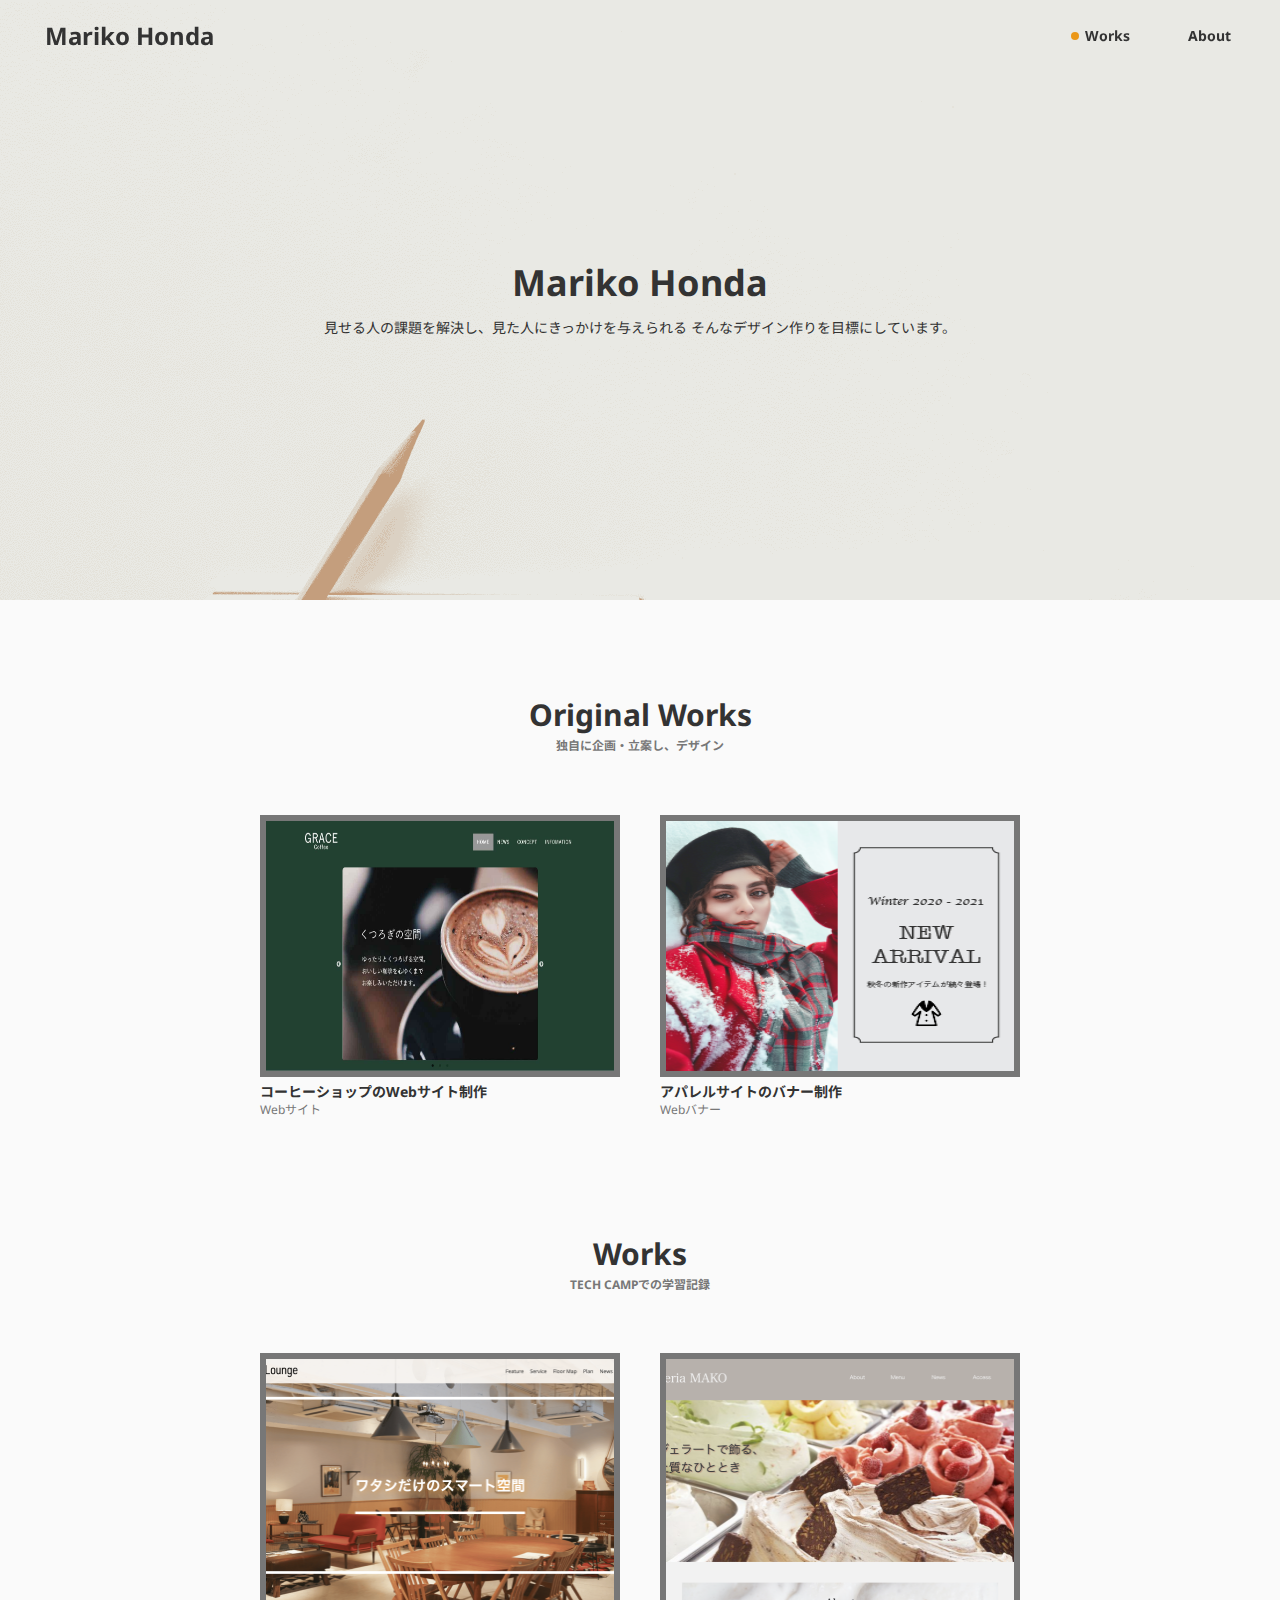
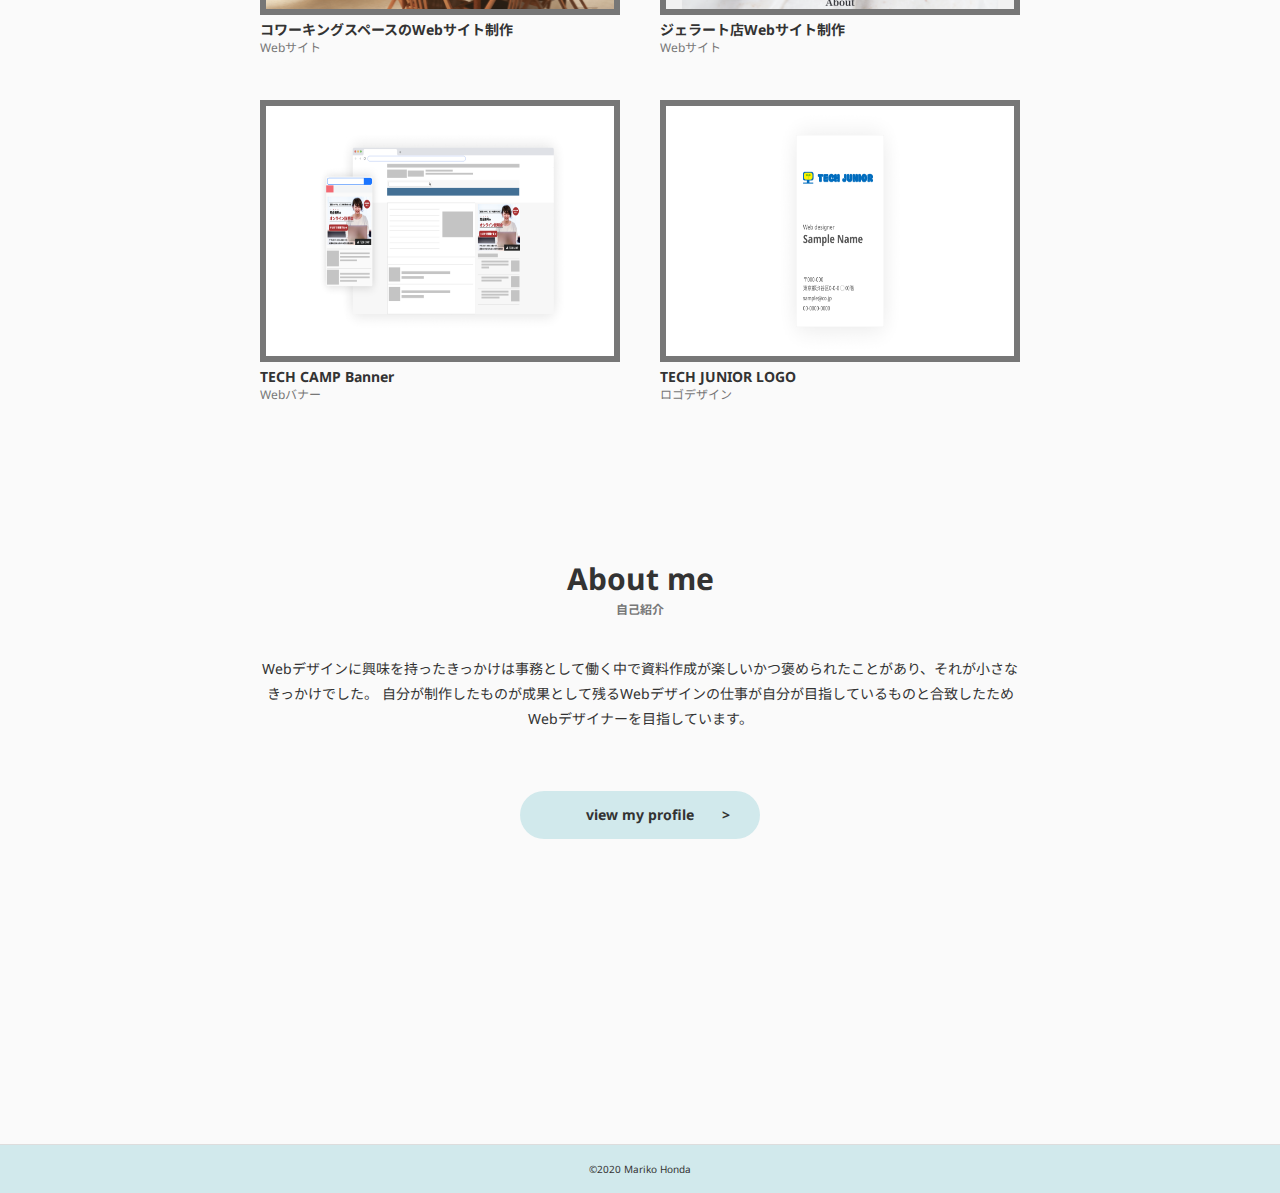
<file: portfolio/index.html>
<!DOCTYPE html>
<html lang="ja">
<head>
  <meta charset="UTF-8">
  <meta name="viewport" content="width=device-width, initial-scale=1.0">
  <title>Mariko Honda ｜ Webデザイナーを目指す(本田万里子)のポートフォリオです</title>
  <link rel="stylesheet" href="./css/reset.css">
  <link href="https://fonts.googleapis.com/css2?family=Noto+Sans+JP:wght@400;700&family=Noto+Sans:wght@400;700&display=swap" rel="stylesheet">
  <link rel="stylesheet" href="./css/common.css">
  <link rel="stylesheet" href="./css/style.css">
</head>
<body>

  <header class="header flex-rr">
    <h1 class="site-title"><a href="./index.html">Mariko Honda</a></h1>

    <div class="nav-wrapper">
      <nav class="header-nav">
        <ul class="nav-list flex-rc">
          <li class="nav-item current"><a href="#works">Works</a></li>
          <li class="nav-item"><a href="./about/index.html">About</a></li>
        </ul>
      </nav>
    </div>

      <!-- 開閉ボタン -->
      <div class="btn_trigger">
        <span class="bar bar_top"></span>
        <span class="bar bar_mid"></span>
        <span class="bar bar_bottom"></span>
      </div>
  
  </header>
  
  <main>
    <div class="kv-wrapper">
      <div class="kv-copy text-center">
        <p class="kv-name">Mariko Honda</p>
        <p class="kv-message">
          見せる人の課題を解決し、見た人にきっかけを与えられる <br class="sp-br">
          そんなデザイン作りを目標にしています。
        </p>
      </div>
    </div>

    <section class="section-wrapper main-bg">
      <div class="section-inner">
        <h2 class="section-title text-center">
          Original Works
          <span class="section-title_jp">独自に企画・立案し、デザイン</span>
        </h2>
        <ul class="works-list flex-rc">

          <li class="works-item">
            <a href="./works/GRACE Coffee/index.html">
              <div class="works-img-wrapper">
                <img src="./images/gurace_coffee.jpg" alt="バナー制作">
              </div>
              <h3 class="works-title">
                コーヒーショップのWebサイト制作
                <span class="works-category">Webサイト</span>
              </h3>
            </a>
          </li>


          <li class="works-item">
            <a href="./works/banner/index.html">
              <div class="works-img-wrapper">
                <img src="./images/works_banner/banner01.png" alt="バナー制作">
              </div>
              <h3 class="works-title">
                アパレルサイトのバナー制作
                <span class="works-category">Webバナー</span>
              </h3>
            </a>
          </li>


    <section class="section-wrapper main-bg">
      <div class="section-inner">
        <h2 class="section-title text-center">
          Works
          <span class="section-title_jp">TECH CAMPでの学習記録</span>
        </h2>
        <ul class="works-list flex-rc">
          <li class="works-item">
            <a href="./works/Light Lounge/index.html">
              <div class="works-img-wrapper">
                <img src="./images/LightLounge.png" alt="コワーキングスペースのwebサイト制作">
              </div>
              <h3 class="works-title">
                コワーキングスペースのWebサイト制作
                <span class="works-category">Webサイト</span>
              </h3>
            </a>
          </li>

          <li class="works-item">
            <a href="./works/Gelateria Mako/index.html">
              <div class="works-img-wrapper">
                <img src="./images/gelateriaMAKO.png" alt="ジェラート店webサイト制作">
              </div>
              <h3 class="works-title">
                ジェラート店Webサイト制作
                <span class="works-category">Webサイト</span>
              </h3>
            </a>
          </li>

          <li class="works-item">
            <a href="./works/tc-banner/index.html">
              <div class="works-img-wrapper">
                <img src="./images/tc-banner.png" alt="制作実績のモックアップ">
              </div>
              <h3 class="works-title">
                TECH CAMP Banner
                <span class="works-category">Webバナー</span>
              </h3>
            </a>
          </li>
          <li class="works-item">
            <a href="./works/tj-logo/index.html">
              <div class="works-img-wrapper">
                <img src="./images/tj-logo.png" alt="制作実績のモックアップ">
              </div>
              <h3 class="works-title">
                TECH JUNIOR LOGO
                <span class="works-category">ロゴデザイン</span>
              </h3>
            </a>
          </li>
        </ul>
      </div>
    </section>
    <section class="section-wrapper main-bg">
      <div class="section-inner">
        <h2 class="section-title text-center">
          About me
          <span class="section-title_jp">自己紹介</span>
        </h2>
        <p class="about-lead multi-lines s-text-wrapper text-center">
Webデザインに興味を持ったきっかけは事務として働く中で資料作成が楽しいかつ褒められたことがあり、それが小さなきっかけでした。
自分が制作したものが成果として残るWebデザインの仕事が自分が目指しているものと合致したためWebデザイナーを目指しています。
        </p>
        <a href="./about/index.html" class="btn link-btn">view my profile</a>
      </div>
    </section>
  </main>
  <footer class="footer text-center main-bg">
    <small>&copy;2020 Mariko Honda</small>
  </footer>

  <script src="https://ajax.googleapis.com/ajax/libs/jquery/3.4.1/jquery.min.js"></script>
  <script src="./js/main.js"></script>


</body>
</html>
</file>
<file: portfolio/css/common.css>
/* --------------------------- */
/* Base
/* --------------------------- */
html{
  font-size: 62.5%;
}
body {
  font-size: 1.4rem;
  color: #333;
  font-family: 'Noto Sans','Noto Sans JP', sans-serif;
  line-height: 1;
}
img{
  width: 100%;
  vertical-align: bottom;
}
a{
  color: #333;
  text-decoration: none;
}

/* /セクション関連 */
.section-wrapper{
  padding: 70px 0;
}
.section-wrapper:first-of-type{
  padding-top: 100px;
}
.section-wrapper:last-of-type{
  padding-bottom: 140px;
}
.section-inner{
  min-width: 760px;
  width: 700px;
  margin: 0 auto;
  /* padding: 0 4vw; */
  min-height: 300px;
}
.section-title{
  font-size: 3rem;
  font-weight: bold;
  margin-bottom: 40px;
}
.section-title_jp{
  font-size: 1.2rem;
  display: block;
  color: #777;
  margin-top: 10px;
}

/* ボタン要素 */
.btn{
  color: #333;
  display: block;
  line-height: 48px;
  width: 240px;
  border-radius: 24px;
  background-color: #D1E9EC;
  text-align: center;
  font-weight: bold;
  transition: .3s;
  margin: 0 auto;
}
.link-btn{
  position: relative;
}
.btn:hover{
  box-shadow: 0 0 24px rgba(0,0,0,.2);
  transition: .3s;
}
.link-btn::after{
  content: ">";
  position: absolute;
  top: 50%;
  right: 30px;
  transform: translate(0,-50%);
  transition: .3s;
}
.link-btn:hover::after{
  transform: translate(8px,-50%);
  transition: .3s;
}

/* その他の共通クラス */
.text-center{
  text-align: center;
}
.block-center{
  margin: auto;
  margin-bottom: 50px;
}
.main-bg{
  background-color: #fafafa;
}
.accent-bg{
  background-color: #ed9718;
}
.flex-rr,
.flex-rc{
  display: flex;
  justify-content: space-between;
  align-items: center;
  flex-wrap: wrap;  /* 追加 */
  /* padding: 0 8.3vw; */
}
.multi-lines{
  line-height: 1.8;
}
.sp-br{
  display: none;
}
.s-text-wrapper{
  width: 100%;
}

/* --------------------------- */
/* header
/* --------------------------- */

.header{
  padding: 24px 3.5vw 0;
  position: fixed;
  top: 0;
  left: 0;
  width: 100%;
  box-sizing: border-box;
  z-index: 1;
}
.btn_trigger{
  display: none;
}
.site-title{
  font-size: 2.4rem;
  font-weight: bold;
}


.site-title a{
  position: relative;
  display: inline-block;
  text-decoration: none;
}

/* .site-title a::after{
  position: absolute;
  bottom: 2px;
  left: 0;
  content: '';
  width: 100%;
  height: 2px;
  background: #f4b095;
  opacity: 0;
  visibility: hidden;
  transition: .3s;
}

.site-title a:hover::after {
  bottom: -4px;
  opacity: 1;
  visibility: visible;
} */


.nav-item{
  font-size: 1.6rem;
  font-weight: bold;
  margin-right: 50px;
  position: relative;
}
.nav-item:last-of-type{
  margin-right: 0;
}
.nav-item a{
  display: inline-block;
  padding: 4px;
}
.site-title a:hover,
.nav-item a:hover{
  color: #EB9718;
}
.nav-item.current::before{
  content: "";
  display: inline-block;
  width: 8px;
  height: 8px;
  background-color: #EB9718;
  border-radius: 50%;
  position: absolute;
  top: 50%;
  left: -10px;
  transform: translateY(-50%);
}

.site_link_text{
  margin-top: 10px;
  text-align: center;
}

.site_link {
  text-decoration: underline;
  transition: .4s;
  color: #EB9718;
}

.site_link:hover {
  color: #b1b1b1;
}




/* --------------------------- */
/* footer
/* --------------------------- */
.footer{
  border-top: 1px solid #ddd;
  padding: 18px 0;
  font-size: 1.2rem;
  color: #333;
  background-color: #D1E9EC;
}

@media screen and (max-width:768px){

  .tablet{
    margin-left: 10px;
  } 

  .flex-rc{
    /* flex-direction: column; */
    padding: 0 2vw;
  }

  .flex-rr{
    display: flex;
    justify-content: space-between;
    align-items: center;
    flex-wrap: wrap;  /* 追加 */
  }

  .sp-br{
    display: block;
  }
  .section-wrapper{
    padding: 50px 0;
  }
  .section-wrapper:first-of-type{
    padding-top: 70px;
  }
  .section-wrapper:last-of-type{
    padding-bottom: 100px;
  }
  .section-title{
    text-align: center;
  }
  .btn{
    margin: auto;
    /* margin-bottom: 30px; */
  }
  .s-text-wrapper{
    width: 100%;
    padding: 0px 0px;
    font-size: 10px;
  }
  .section-inner{
    padding: 0 0px;
    min-width: 730px;
  }
}
/* --------------------------- */
/* header
/* --------------------------- */
.nav-list{
  text-align: right;
  display: flex;
}
.nav-item{
  /* margin: 0 0 4px 0; */
  font-size: 1.4rem;
}
/* 下層ページのページタイトル */
.page-title-wrapper{
  position: relative;
}
.page-title{
  font-size: 3.6rem;
  font-weight: bold;
  position: absolute;
}
.page-title_jp{
  font-size: 1.4rem;
  display: block;
  text-align: center;
  font-weight: normal;
  margin-top: 10px;
}
.page-title.title-center{
  top: 50%;
  left: 50%;
  transform: translate(-50%,-50%);
}

@media screen and (max-width:375px){

.section-inner{
  min-width: 375px;
  width: 375px;
}

.site-title{
  display: none;
}

.nav-list{
  display: none;
}

  /* --------------------------- */
  /* ハンバーガーメニュー
  /* --------------------------- */

  

  .btn_trigger{
    display: block;
    width: 49px;
    height: 49px;
    position: relative;
    z-index: 3;
    color: #EB9718;
    position: fixed;
    background-color: transparent;
    right: 20px;
    top: 10px;
  }
  
  .bar{
    width: 30px;
    height: 1px;
    background-color: #EB9718;
    display: block;
    position: absolute;
    left: 50%;
    transform: translateX(-50%);
  }
  
  .bar_top{
    top: 15px;
  }
  .bar_mid{
    top: 40px;
    transform: translate(-50%,-50%); 
  }
  .bar_bottom{
    bottom: 20px;
  }
  
  
  .btn_trigger.close .bar_top{
    transform: translate(-50%,15px) rotate(45deg);
    transition: transform .3s;
  }
  .btn_trigger.close .bar_mid{
    opacity: 0;
    transition: opacity .3s;
  }
  .btn_trigger.close .bar_bottom{
    transform: translate(-50%,-10px) rotate(-45deg);
    transition: transform .3s;
  }
  .btn_trigger.close {
    border: #EB9718 1px solid;
    margin: 10px 0px;
    width: 60px;
    height: 60px;
  }
  .btn_trigger.close .btn_text {
    opacity: 0;
    transition: opacity .3s;
  }
  
  
  .nav-wrapper{
    display: none; 
    width: 100vw;
    height: 100vh;
    position: fixed;
    top: 0;
    left: 0;
    z-index: 2;
  }
  
  .header-nav{
    width: 100%;
    height: 100%;
    background-color:#ffffff;
    z-index: 2;
  }
  
  .header-nav, .nav-list{
    display: block;
    position: absolute;
    top: 50%;
    left: 50%;
    transform: translate(-50%,-50%);
    text-align: center;
  }
  
  .header-nav .nav-item{
    margin-right: 0;
    margin-bottom: 60px;
  }
  
  .nav-item a{
    text-decoration: none;
    color: #333333;
  } 
  
  body.noscroll{
    overflow: hidden;
  }

  .s-text-wrapper{
    font-size: 16px;
    padding: 0 0;
  }
  
  .tablet{
    margin-left: 0;
  }
  }
</file>
<file: portfolio/css/style.css>
/* --------------------------- */
/* kv
/* --------------------------- */
.kv-wrapper{
  height: 600px;
  position: relative;
  background-image: url(../images/fv.png);
  background-size: cover;
  background-repeat: no-repeat;
  background-position: center;
}
.kv-copy{
  position: absolute;
  top: 50%;
  left: 50%;
  transform: translate(-50%,-50%);
  width: 100%;
}
.kv-name{
  font-size: 3.6rem;
  font-weight: bold;
  margin-bottom: 20px;
}

/* --------------------------- */
/* works
/* --------------------------- */
.works-item{
  width: 47.4%;
  margin: 3% 0;
}
.works-img-wrapper{
  margin-bottom: 8px;
  background-color: #fff;
  transition: .3s;
  border: 6px solid #777;
}
.works-item a{
  display: block;
}
.works-item a img{
  transition: .3s;
  height: 250px;        /* 2021/1/7 高さ調整のため追加 */
}
/* .works-item a img{
  transform: scale(1.05,1.05);
} */

.works-item a:hover img{
  transform: scale(1.05,1.05);
}

.works-item a:hover .works-img-wrapper{
  border-radius: 12px;
  box-shadow: 0 0 20px rgba(0,0,0,.08);
}
.works-title{
  font-weight: bold;
}
.works-category{
  display: block;
  font-size: 1.2rem;
  color: #777;
  margin-top: 5px;
  font-weight: normal;
}

/* --------------------------- */
/* about
/* --------------------------- */
.about-lead{
  margin-bottom: 60px;
}

@media screen and (max-width:768px){
  /* --------------------------- */
  /* kv
  /* --------------------------- */
  .kv-wrapper{
    height: 62vh;
    min-height: 280px;
  }
  .kv-message{
    line-height: 1.5;
  }
  /* --------------------------- */
  /* works
  /* --------------------------- */
  .works-item{
    width: 100%;
    margin-bottom: 24px;
  }
}
</file>
